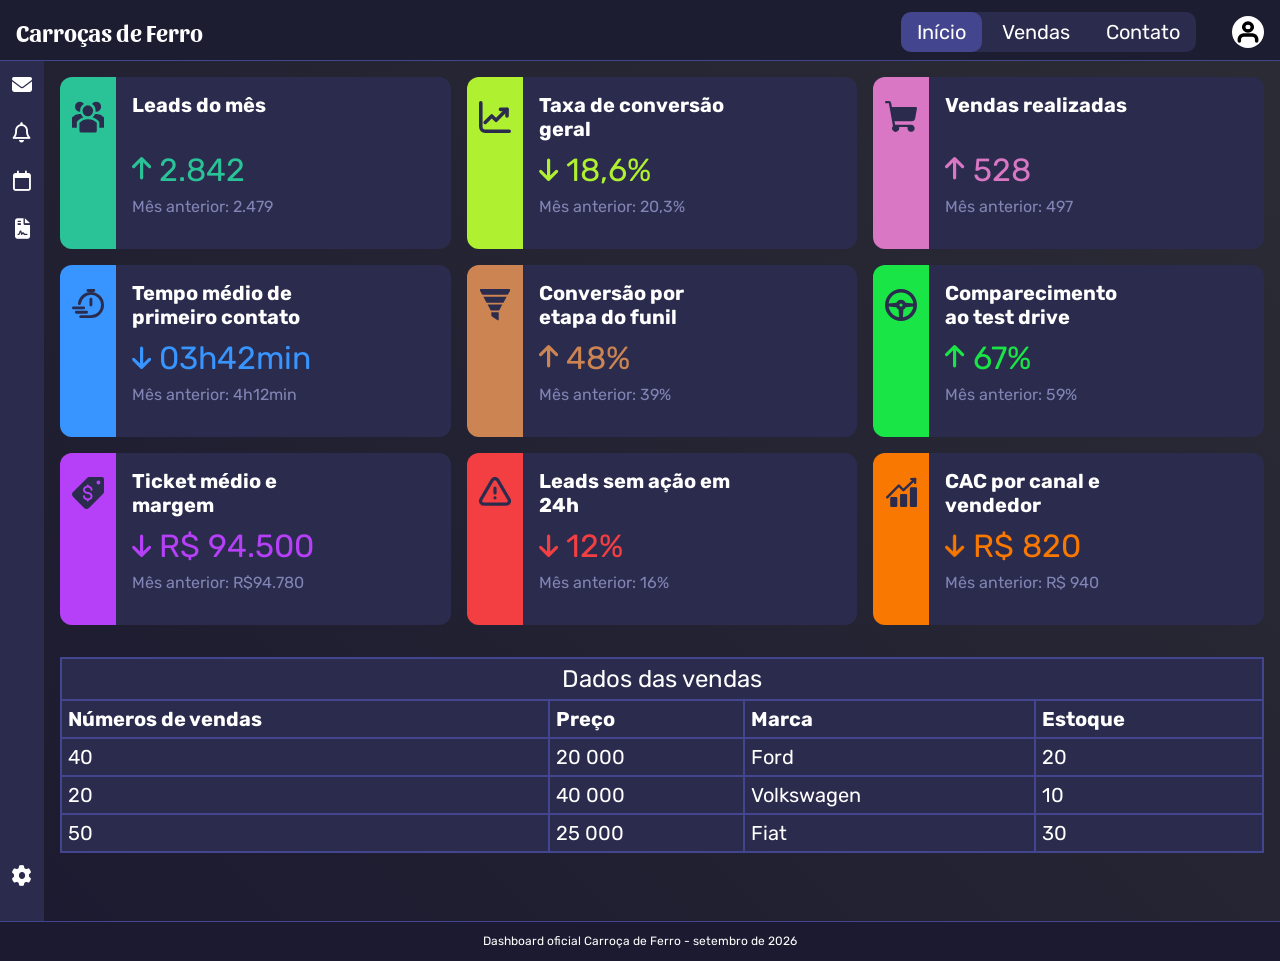
<file: index.html>
<!DOCTYPE html>
<html lang="pt-br">

<head>
  <meta charset="UTF-8">
  <meta name="viewport" content="width=device-width, initial-scale=1.0">
  <title>Carroças de Ferro | Dashboard</title>
  <link rel="preconnect" href="https://fonts.googleapis.com">
  <link rel="preconnect" href="https://fonts.gstatic.com" crossorigin>

  <link rel="stylesheet" href="https://cdnjs.cloudflare.com/ajax/libs/font-awesome/6.4.0/css/all.min.css">
  <link
    href="https://fonts.googleapis.com/css2?family=Rubik:ital,wght@0,300..900;1,300..900&family=Sansita:ital,wght@0,400;0,700;0,800;0,900;1,400;1,700;1,800;1,900&display=swap"
    rel="stylesheet">

  <link rel="stylesheet" href="style.css">
</head>

<body>
  <header class="navbar">
    <h1 class="nome head-icon">Carroças de Ferro</h1>
      <a href="#" class="perfil head-icon"><img src="img/user.svg" alt="Ícone de perfil" /></a>
    <nav class="menu">
      <ul class="menu__items">
        <li><a href="#" class="menu__item selected">Início</a></li>
        <li><a href="#" class="menu__item">Vendas</a></li>
        <li><a href="#" class="menu__item">Contato</a></li>
      </ul>
    </nav>
  </header>

  <main class="dashboard">
    <aside class="sidebar">
      <div class="botoes-esquerda">
        <button class="botao" title="E-mails">
          <i class="fa-solid fa-envelope"></i>
        </button>

        <button class="botao" title="Notificações">
          <i class="fa-regular fa-bell"></i>
        </button>

        <button class="botao" title="Agendamentos">
          <i class="fa-regular fa-calendar"></i>
        </button>

        <button class="botao" title="Contratos">
          <i class="fa-solid fa-file-contract"></i>
        </button>
      </div>

      <div class="botao-direita">
        <button class="botao" title="Configurações">
          <i class="fa-solid fa-gear"></i>
        </button>
      </div>
    </aside>

    <section class="cards">
      <article class="card leads">
        <div class="card__icon__container">
          <img src="img/leads.svg" alt="Ícone dos leads do mês" class="card__icon">
        </div>
        <div class="card__content">
          <h2>Leads do mês</h2>
          <div class="card__data">
            <svg class="arrow" viewBox="0 0 12 25">
              <defs id="defs1" />
              <g id="SVGRepo_iconCarrier">
                <path d="M 6,6 V 18 M 6,6 1,11 m 5,-5 5,5" stroke="currentColor" stroke-width="2" stroke-linecap="round"
                  stroke-linejoin="round" id="path1" />
              </g>
            </svg>
            <p>2.842</p>
          </div>
          <p class="card__data-prev">Mês anterior: 2.479</p>
        </div>
      </article>

      <article class="card conversao">
        <div class="card__icon__container">
          <img src="img/conversao.svg" alt="Ícone da taxa de conversão" class="card__icon">
        </div>
        <div class="card__content">
          <h2>Taxa de conversão geral</h2>
          <div class="card__data">
            <svg class="arrow down" viewBox="0 0 12 25">
              <defs id="defs1" />
              <g id="SVGRepo_iconCarrier">
                <path d="M 6,6 V 18 M 6,6 1,11 m 5,-5 5,5" stroke="currentColor" stroke-width="2" stroke-linecap="round"
                  stroke-linejoin="round" id="path1" />
              </g>
            </svg>
            <p>18,6%</p>
          </div>
          <p class="card__data-prev">Mês anterior: 20,3%</p>
        </div>
      </article>

      <article class="card vendas">
        <div class="card__icon__container">
          <img src="img/vendas.svg" alt="Ícone de vendas" class="card__icon">
        </div>
        <div class="card__content">
          <h2>Vendas realizadas</h2>
          <div class="card__data">
            <svg class="arrow" viewBox="0 0 12 25">
              <defs id="defs1" />
              <g id="SVGRepo_iconCarrier">
                <path d="M 6,6 V 18 M 6,6 1,11 m 5,-5 5,5" stroke="currentColor" stroke-width="2" stroke-linecap="round"
                  stroke-linejoin="round" id="path1" />
              </g>
            </svg>
            <p>528</p>
          </div>
          <p class="card__data-prev">Mês anterior: 497</p>
        </div>
      </article>

      <article class="card tempo">
        <div class="card__icon__container">
          <img src="img/tempo.svg" alt="Ícone do tempo médio de primeiro contato" class="card__icon">
        </div>
        <div class="card__content">
          <h2>Tempo médio de primeiro contato</h2>
          <div class="card__data">
            <svg class="arrow down" viewBox="0 0 12 25">
              <defs id="defs1" />
              <g id="SVGRepo_iconCarrier">
                <path d="M 6,6 V 18 M 6,6 1,11 m 5,-5 5,5" stroke="currentColor" stroke-width="2" stroke-linecap="round"
                  stroke-linejoin="round" id="path1" />
              </g>
            </svg>
            <p>03h42min</p>
          </div>
          <p class="card__data-prev">Mês anterior: 4h12min</p>
        </div>
      </article>

      <article class="card funil">
        <div class="card__icon__container">
          <img src="img/funil.svg" alt="Ícone da conversão por etapa do funil" class="card__icon">
        </div>
        <div class="card__content">
          <h2>Conversão por etapa do funil</h2>
          <div class="card__data">
            <svg class="arrow" viewBox="0 0 12 25">
              <defs id="defs1" />
              <g id="SVGRepo_iconCarrier">
                <path d="M 6,6 V 18 M 6,6 1,11 m 5,-5 5,5" stroke="currentColor" stroke-width="2" stroke-linecap="round"
                  stroke-linejoin="round" id="path1" />
              </g>
            </svg>
            <p>48%</p>
          </div>
          <p class="card__data-prev">Mês anterior: 39%</p>
        </div>
      </article>

      <article class="card test-drive">
        <div class="card__icon__container">
          <img src="img/test-drive.svg" alt="Ícone do comparecimento ao test drive" class="card__icon">
        </div>
        <div class="card__content">
          <h2>Comparecimento ao test drive</h2>
          <div class="card__data">
            <svg class="arrow" viewBox="0 0 12 25">
              <defs id="defs1" />
              <g id="SVGRepo_iconCarrier">
                <path d="M 6,6 V 18 M 6,6 1,11 m 5,-5 5,5" stroke="currentColor" stroke-width="2" stroke-linecap="round"
                  stroke-linejoin="round" id="path1" />
              </g>
            </svg>
            <p>67%</p>
          </div>
          <p class="card__data-prev">Mês anterior: 59%</p>
        </div>
      </article>

      <article class="card ticket">
        <div class="card__icon__container">
          <img src="img/ticket.svg" alt="Ícone do ticket médio e margem" class="card__icon">
        </div>
        <div class="card__content">
          <h2>Ticket médio e margem</h2>
          <div class="card__data">
            <svg class="arrow down" viewBox="0 0 12 25">
              <defs id="defs1" />
              <g id="SVGRepo_iconCarrier">
                <path d="M 6,6 V 18 M 6,6 1,11 m 5,-5 5,5" stroke="currentColor" stroke-width="2" stroke-linecap="round"
                  stroke-linejoin="round" id="path1" />
              </g>
            </svg>
            <p>R$ 94.500</p>
          </div>
          <p class="card__data-prev">Mês anterior: R$94.780</p>
        </div>
      </article>

      <article class="card leads-s-acao">
        <div class="card__icon__container">
          <img src="img/leads-s-acao.svg" alt="Ícone dos leads sem ação em 24 horas" class="card__icon">
        </div>
        <div class="card__content">
          <h2>Leads sem ação em 24h</h2>
          <div class="card__data">
            <svg class="arrow down" viewBox="0 0 12 25">
              <defs id="defs1" />
              <g id="SVGRepo_iconCarrier">
                <path d="M 6,6 V 18 M 6,6 1,11 m 5,-5 5,5" stroke="currentColor" stroke-width="2" stroke-linecap="round"
                  stroke-linejoin="round" id="path1" />
              </g>
            </svg>
            <p>12%</p>
          </div>
          <p class="card__data-prev">Mês anterior: 16%</p>
        </div>
      </article>

      <article class="card cac">
        <div class="card__icon__container">
          <img src="img/cac.svg" alt="Ícone do custo de aquisição de clientes por canal e vendedor" class="card__icon">
        </div>
        <div class="card__content">
          <h2>CAC por canal e vendedor</h2>
          <div class="card__data">
            <svg class="arrow down" viewBox="0 0 12 25">
              <defs id="defs1" />
              <g id="SVGRepo_iconCarrier">
                <path d="M 6,6 V 18 M 6,6 1,11 m 5,-5 5,5" stroke="currentColor" stroke-width="2" stroke-linecap="round"
                  stroke-linejoin="round" id="path1" />
              </g>
            </svg>
            <p>R$ 820</p>
          </div>
          <p class="card__data-prev">Mês anterior: R$ 940</p>
        </div>
      </article>
    </section>

    <section class="rolagem-tabela">
      <p class="instruct-tabela"><i class="fa-solid fa-angles-right"></i> Deslize para rolar</p>
      <table class="tabela">
        <caption>Dados das vendas</caption>
        <thead>
          <tr>
            <th scope="col">Números de vendas</th>
            <th scope="col">Preço</th>
            <th scope="col">Marca</th>
            <th scope="col">Estoque</th>
          </tr>
        </thead>
        <tbody>
          <tr>
            <td>40</td>
            <td>20 000</td>
            <td>Ford</td>
            <td>20</td>
          </tr>
          <tr>
            <td>20</td>
            <td>40 000</td>
            <td>Volkswagen</td>
            <td>10</td>
          </tr>
          <tr>
            <td>50</td>
            <td>25 000</td>
            <td>Fiat</td>
            <td>30</td>
          </tr>
        </tbody>
      </table>
    </section>
    <footer class="footer">Dashboard oficial Carroça de Ferro - setembro de 2026</footer>
  </main>
</body>

</html>
</file>
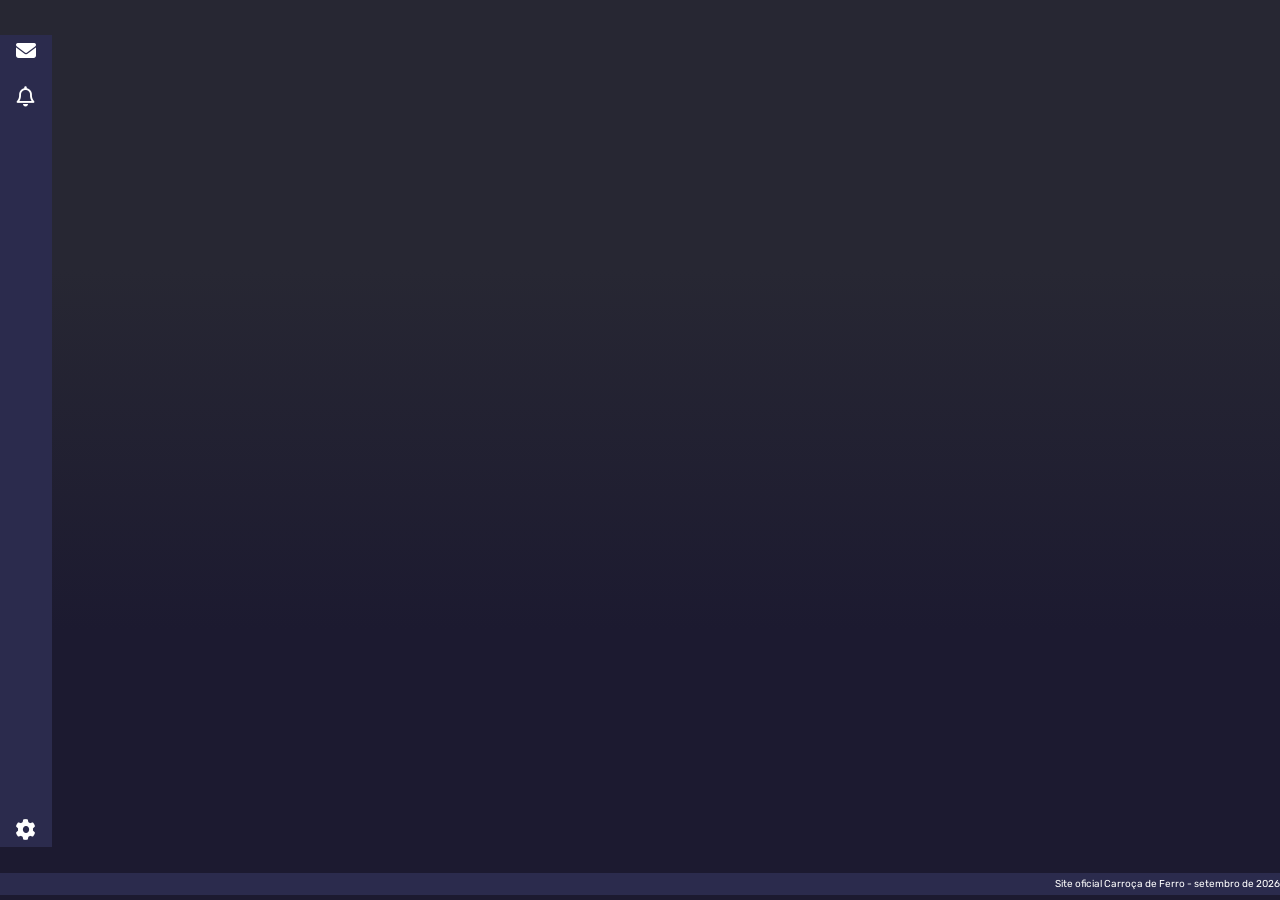
<file: Sidebar e footer.html>
<!--sidebar e footer-->
<!DOCTYPE html>
    <html lang="en">
    <head>
        <meta name="viewport" content="width=device-width, initial-scale=1.0">
        <meta charset="UTF-8">
        <link rel="preconnect" href="https://fonts.googleapis.com">
        <link rel="preconnect" href="https://fonts.gstatic.com" crossorigin>
        <link rel="stylesheet" href="estilo.css">
        <link rel="stylesheet" href="https://cdnjs.cloudflare.com/ajax/libs/font-awesome/6.4.0/css/all.min.css">
        <link href="https://fonts.googleapis.com/css2?family=Rubik:ital,wght@0,300..900;1,300..900&family=Sansita:ital,wght@0,400;0,700;0,800;0,900;1,400;1,700;1,800;1,900&display=swap" rel="stylesheet">

    </head>
    <body>
        <main class="dashboard">
            <aside class="sidebar">
                    <div class="botoes-esquerda">
                        <button class="botao">
                            <i class="fa-solid fa-envelope"></i>
                        </button>

                        <button class="botao">
                            <i class="fa-regular fa-bell"></i>
                        </button>
                    </div>

                    <div class="botao-direita">
                        <button class="botao">
                            <i class="fa-solid fa-gear"></i>
                        </button>
                    </div>
            </aside>
                <footer class="footer">Site oficial Carroça de Ferro - setembro de 2026</footer>
        </main>
        
    </body>
    </html>
</file>
<file: style.css>
* {
  padding: 0;
  margin: 0;
  box-sizing: border-box;
  font-family: "Rubik", system-ui, sans-serif;
}

:root {
  --clr-primary: #1d1d31;
  --clr-bg-dark: #1b1a30;
  --clr-bg-light: #2c2c35;
  --clr-content: #2b2c4d;
  --clr-highlight: #43458e;
  --clr-muted: #8284b5;
  --clr-text: #fff;
  --clr-leads: #2ac297;
  --clr-tempo: #3895ff;
  --clr-ticket: #b63ff8;
  --clr-conversao: #aff030;
  --clr-cac: #f87801;
  --clr-leads-s-acao: #f43f42;
  --clr-vendas: #d977c4;
  --clr-test-drive: #19e546;
  --clr-funil: #cc8552;
}

body {
  background: linear-gradient(45deg, var(--clr-bg-dark) 0%, var(--clr-bg-light) 100%);
}

.navbar {
  display: flex;
  flex-wrap: wrap;
  padding: 0.75rem 0.5rem 0.5rem;
  gap: 0.75rem;
  justify-content: space-between;
  align-items: center;
  background: var(--clr-primary);
  border-bottom: 1px solid var(--clr-highlight);
}

:focus {
  outline: 2px solid var(--clr-text);
}

.nome {
  font-size: 1.5rem;
  color: var(--clr-text);
  font-family: "Sansita", sans-serif;
  font-weight: 700;
}

.perfil {
  display: flex;
  align-items: center;
  justify-content: center;
  background-color: var(--clr-text);
  border-radius: 50%;
  overflow: hidden;
  width: 2rem;
  height: 2rem;
}

.head-icon {
  margin: 0 0.5rem;
}

.menu {
  width: 100%;
  display: flex;
  flex-direction: column;
}

.menu__items {
  display: flex;
  flex-flow: row wrap;
  flex-direction: column;
  gap: 0.25rem;
  justify-content: flex-end;
  background: var(--clr-content);
  border-radius: 10px;
}

.menu__items li {
  list-style: none;
}

.menu__item {
  display: inline-block;
  color: var(--clr-text);
  text-decoration: none;
  font-size: 1.25rem;
  padding: 0.5rem 1rem;
  border-radius: 10px;
  transition: 0.2s;
  width: 100%;
}

.menu__item:hover,
.selected {
  background: var(--clr-highlight);
}

.dashboard {
  display: grid;
  grid-template-areas:
    "sidebar"
    "content"
    "content"
    "footer";
  grid-template-rows: auto auto auto minmax(auto, 2.5rem);
  gap: 0.75rem;
  min-height: 100vh;
}

.sidebar {
  grid-area: sidebar;
  background-color: #2b2b4d;
  padding: 0 1rem;
  margin: 0.5rem 0.5rem 0;
  border-radius: 20px;
  display: flex;
  flex-direction: row;
  justify-content: space-between;
}

.botao {
  background-color: #ffffff00;
  color: #ffffff;
  border: none;
  font-size: 1.25rem;
  padding: 0.25rem;
  transition: 0.2s;
}

.botoes-esquerda {
  display: flex;
  flex-direction: row;
  gap: 1.5rem;
}

.botao:hover {
  color: #43458f;
  cursor: pointer;
}

.cards {
  display: grid;
  grid-column: 1/-1;
  grid-row: 2;
  grid-template-columns: repeat(auto-fit, minmax(300px, 1fr));
  gap: 1rem;
  padding: 0 0.5rem;
}

.card {
  display: flex;
  flex-direction: row;
  background-color: var(--clr-content);
  text-decoration: none;
  color: var(--clr-text);
  border-radius: 12px;
  transition: 0.2s;
}

.card:hover {
  background-color: var(--clr-highlight);
}

.card__icon__container {
  border-radius: 12px 0 0 12px;
  padding: 1.5rem 0.75rem;
}

.card__icon {
  max-width: 2rem;
}

.card__content {
  display: flex;
  flex-direction: column;
  padding: 1rem;
  gap: 0.5rem;
}

.card__content h2 {
  font-size: 1.25rem;
  height: 3rem;
  max-width: 12rem;
}

.card__data {
  display: flex;
  flex-direction: row;
  align-items: flex-end;
  font-size: 2rem;
  gap: 0.5rem;
}

.arrow {
  max-height: 2.5rem;
}

.down {
  transform: rotate(180deg);
}

.card__data-prev {
  color: var(--clr-muted);
  font-size: 1rem;
}

.leads .card__data {
  color: var(--clr-leads);
}

.leads .card__icon__container {
  background-color: var(--clr-leads);
}

.conversao .card__data {
  color: var(--clr-conversao);
}

.conversao .card__icon__container {
  background-color: var(--clr-conversao);
}

.vendas .card__data {
  color: var(--clr-vendas);
}

.vendas .card__icon__container {
  background-color: var(--clr-vendas);
}

.tempo .card__data {
  color: var(--clr-tempo);
}

.tempo .card__icon__container {
  background-color: var(--clr-tempo);
}

.funil .card__data {
  color: var(--clr-funil);
}

.funil .card__icon__container {
  background-color: var(--clr-funil);
}

.test-drive .card__data {
  color: var(--clr-test-drive);
}

.test-drive .card__icon__container {
  background-color: var(--clr-test-drive);
}

.ticket .card__data {
  color: var(--clr-ticket);
}

.ticket .card__icon__container {
  background-color: var(--clr-ticket);
}

.leads-s-acao .card__data {
  color: var(--clr-leads-s-acao);
}

.leads-s-acao .card__icon__container {
  background-color: var(--clr-leads-s-acao);
}

.cac .card__data {
  color: var(--clr-cac);
}

.cac .card__icon__container {
  background-color: var(--clr-cac);
}

.rolagem-tabela {
  overflow-x: auto;
  margin: 0.75rem;
  grid-column: 1 / -1;
  grid-row: 3;
}

.instruct-tabela {
  text-align: right;
  position: sticky;
  left: 0;
  color: var(--clr-muted);
  padding: 0.5rem;
  font-size: 1rem;
}

.tabela {
  width: 100%;
  min-width: 640px;
  border-collapse: collapse;
  background-color: var(--clr-content);
  margin-right: auto;
  margin-left: auto;
}

caption {
  border-top: 2px solid var(--clr-highlight);
  border-left: 2px solid var(--clr-highlight);
  border-right: 2px solid var(--clr-highlight);
  background-color: var(--clr-content);
  color: var(--clr-text);
  padding: 6px;
  font-size: 1.5rem;
}

thead th,
tbody td {
  border: 2px solid var(--clr-highlight);
  border-bottom-right-radius: 12px;
  border-bottom-left-radius: 12px;
  color: var(--clr-text);
  text-align: left;
  font-size: 1.25rem;
  padding: 6px;
}

.footer {
  grid-area: footer;
  background-color: var(--clr-bg-dark);
  padding: 0.75rem;
  border-radius: 0px;
  border-top: 1px solid var(--clr-highlight);
  font-size: 0.75rem;
  color: var(--clr-text);
  display: flex;
  justify-content: center;
  text-align: center;
}

@media (min-width: 650px) {
  .instruct-tabela {
    display: none;
  }
}

@media (min-width: 960px) {
  .navbar {
    flex-wrap: nowrap;
  }

  .nome {
    order: 1;
  }

  .menu {
    order: 2;
    width: auto;
    margin-left: auto;
    margin-right: 1rem;
  }

  .perfil {
    order: 3;
  }

  .menu__items {
    flex-direction: row;
  }

  .dashboard {
    grid-template-areas:
      "sidebar content"
      "sidebar content"
      "footer footer";
    grid-template-columns: auto 1fr;
    grid-template-rows: auto auto minmax(auto, 2.5rem);
    gap: 0;
  }

  .sidebar {
    flex-direction: column;
    gap: 4rem;
    border-radius: 0;
    padding: 0.5rem 0.5rem;
    margin: 0;
  }

  .botoes-esquerda {
    display: flex;
    flex-direction: column;
    position: sticky;
    top: 0.5rem;
    gap: 1rem;
  }

  .botao-direita {
    position: sticky;
    bottom: 0.5rem;
  }

  .cards {
    grid-column: 2 / -1;
    grid-row: 1;
    padding: 1rem;
    grid-template-columns: repeat(auto-fit, minmax(350px, 1fr));
  }

  .rolagem-tabela {
    grid-column: 2 / -1;
    grid-row: 2;
    margin: 1rem;
  }
}
</file>
<file: estilo.css>
body{
    background-color: #1e1e1e;
    display: flex;
    justify-content: center;
}
.dashboard{
    display:grid;
    grid-template-areas:
    "sidebar"
    "content"
    "footer";
    grid-template-columns: 1fr;
    gap:7px;
    background-image: linear-gradient(180deg, #272733 30%, #1c1a30 70%);
    padding: px 60px;
    display: flex;
    justify-content: center;
    position: fixed;
    top: 150px;
    width: 95%;
    height: 80vh;
}

.sidebar{
    grid-area: sidebar;
    background-color: #2b2b4d;
    padding: 1px;
    border-radius: 20px;
    flex-direction: row;
    display: flex;
    align-items: center;
    justify-content: space-between;
    position: fixed;
    height: 3vh;
    width: 90%;
    top: 155px;
} 

.botao{
    background-color: #ffffff00;
    color: #ffffff;
    border: none;
    font-size: 10px;
    padding: 4px 5px;
    border-radius: 20px;
}

.botao:hover{
    background-color: #43458f;
}

.footer{
    grid-area: footer;
    background-color: #2b2b4d;
    padding: 5px;
    border-radius: 0px;
    font-size: 7px;
    color: #ffffff;
    bottom: 5px;
    position: fixed;
    width: 90%;
    display: flex;
    justify-content: center;
}

@media (min-width: 960px){
    .dashboard{
        grid-template-areas:
        "sidebar content content content"
        "sidebar content content content"
        "sidebar content content content"        
        "footer footer footer footer";
        grid-template-columns: 200px 1fr 1fr 1fr;
        position: fixed;
        width: 100%;
        height: 100%;
        top: 0;
        left: 0;
    }

    .sidebar{
        flex-direction: column;
        border-radius: 0px;
        position: fixed;
        top: 35px;
        left: 0;
        width: 50px;
        height: 90%;

    }   

    .botoes-esquerda{
        display: flex;
        flex-direction: column;
        gap: 15px;
    }

    .botao{
        font-size: 20px;
    }

    .botao:hover{
        padding: 5px 7px;
    }


    .content{
        padding: 250px 250px;
    }

    .footer{
        border-radius: 0px;
        font-size: 10px;
        width: 100%;
        height: 12px;
        bottom: 3;
        display: flex;
        justify-content: right;
        font-family: "Rubik", sans-serif;   
     }
}
</file>
